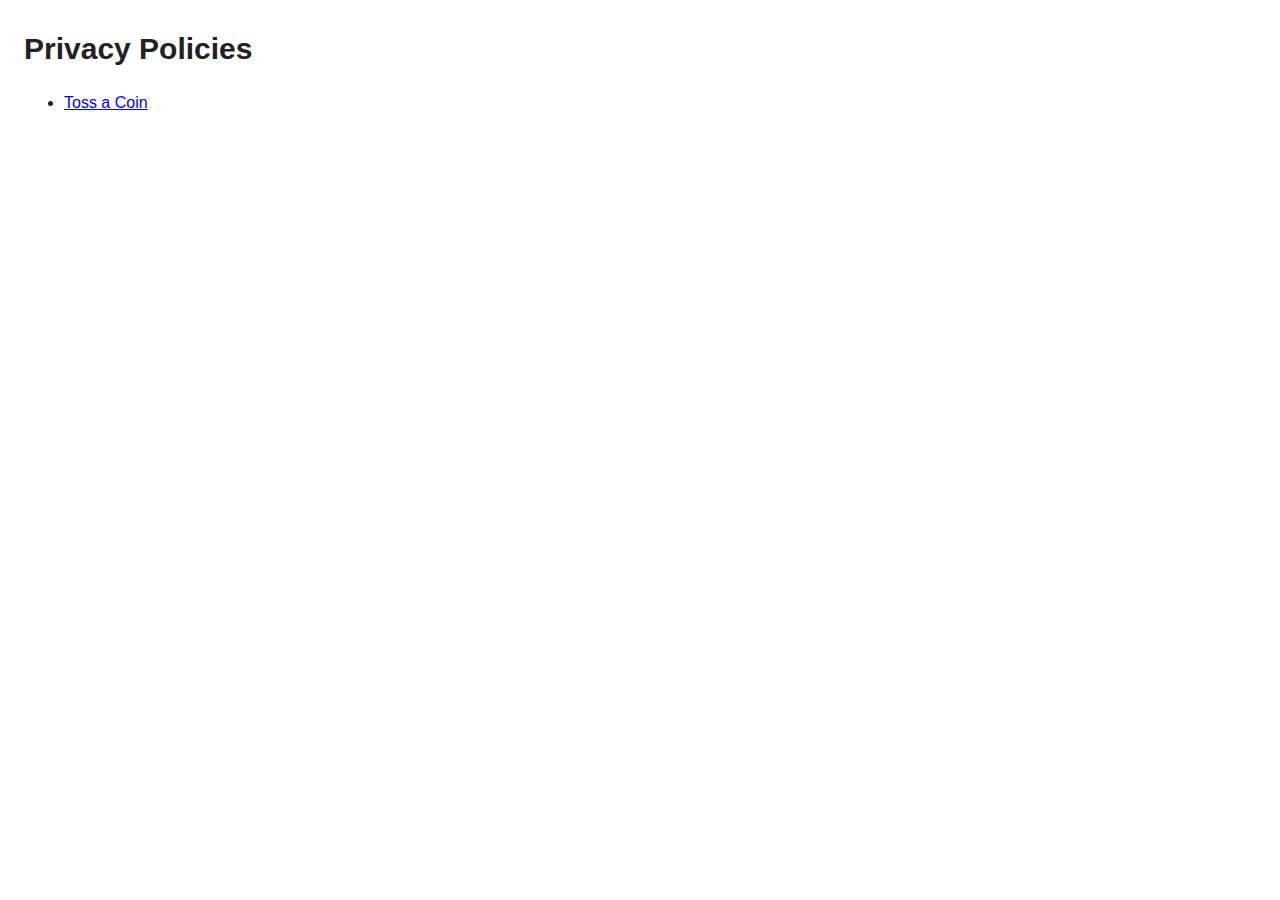
<file: index.html>
<!DOCTYPE html>
<html>
<head>
    <title>App Privacy Policies</title>
    <link rel="stylesheet" href="assets/style.css">
</head>
<body>

<h1>Privacy Policies</h1>
<ul>
    <li><a href="policies/toss-a-coin.html">Toss a Coin</a></li>
</ul>

</body>
</html>
</file>
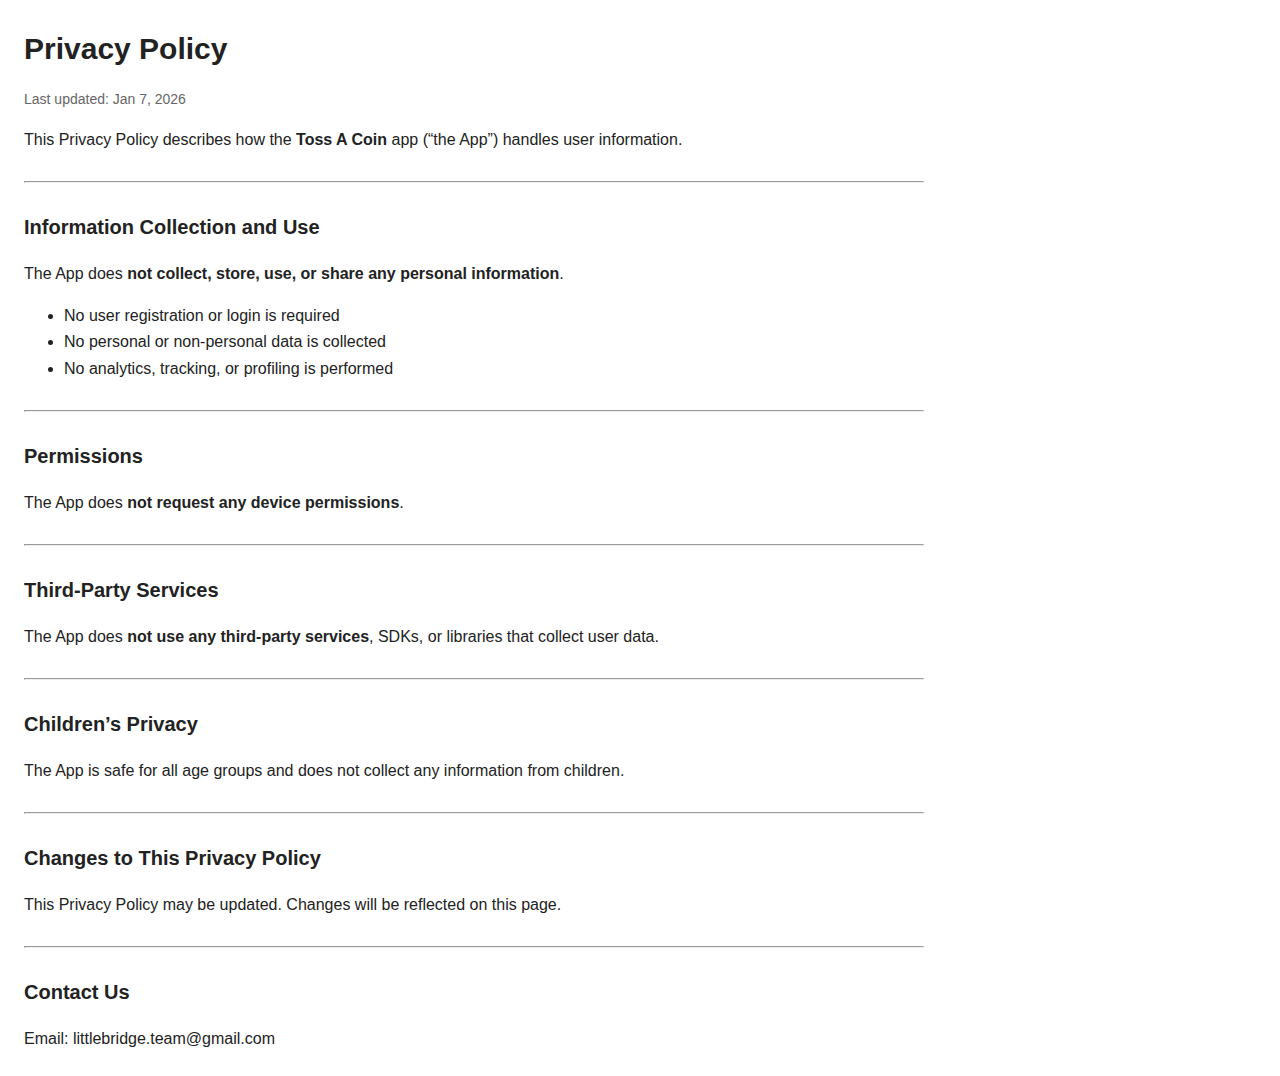
<file: policies/toss-a-coin.html>
<!DOCTYPE html>
<html lang="en">
<head>
    <meta charset="UTF-8">
    <title>Privacy Policy – Toss A Coin</title>
    <meta name="viewport" content="width=device-width, initial-scale=1.0">
    <link rel="stylesheet" href="../assets/style.css">
</head>
<body>

<h1>Privacy Policy</h1>
<p class="meta">Last updated: Jan 7, 2026</p>

<p>
    This Privacy Policy describes how the <strong>Toss A Coin</strong> app (“the App”) handles user information.
</p>

<hr>

<h2>Information Collection and Use</h2>
<p>The App does <strong>not collect, store, use, or share any personal information</strong>.</p>

<ul>
    <li>No user registration or login is required</li>
    <li>No personal or non-personal data is collected</li>
    <li>No analytics, tracking, or profiling is performed</li>
</ul>

<hr>

<h2>Permissions</h2>
<p>The App does <strong>not request any device permissions</strong>.</p>

<hr>

<h2>Third-Party Services</h2>
<p>The App does <strong>not use any third-party services</strong>, SDKs, or libraries that collect user data.</p>

<hr>

<h2>Children’s Privacy</h2>
<p>The App is safe for all age groups and does not collect any information from children.</p>

<hr>

<h2>Changes to This Privacy Policy</h2>
<p>This Privacy Policy may be updated. Changes will be reflected on this page.</p>

<hr>

<h2>Contact Us</h2>
<p>Email: littlebridge.team@gmail.com</p>

</body>
</html>
</file>
<file: assets/style.css>
body {
    font-family: -apple-system, BlinkMacSystemFont, "Segoe UI", Roboto, Arial, sans-serif;
    line-height: 1.65;
    margin: 24px;
    max-width: 900px;
    color: #222;
}

h1 {
    font-size: 30px;
    margin-bottom: 8px;
}

h2 {
    font-size: 20px;
    margin-top: 28px;
}

.meta {
    color: #666;
    font-size: 14px;
}

hr {
    margin: 28px 0;
}
</file>
